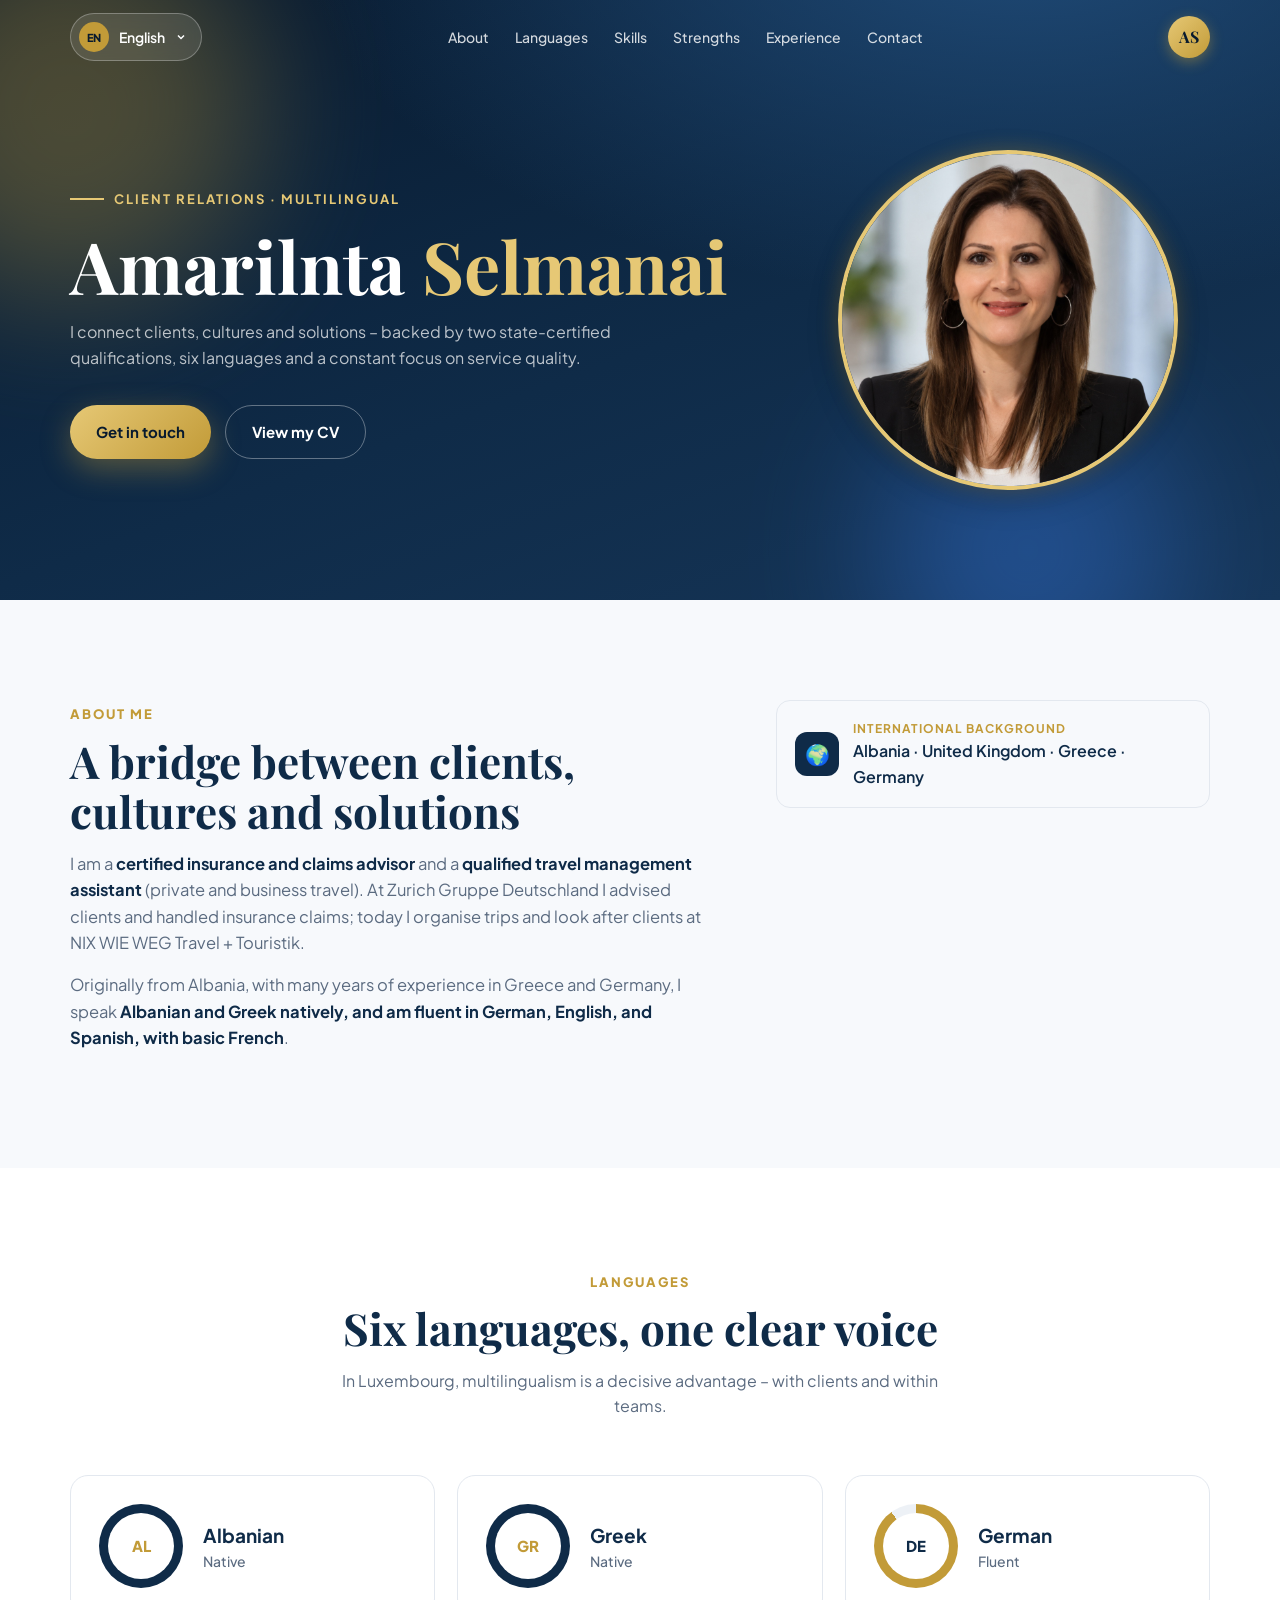
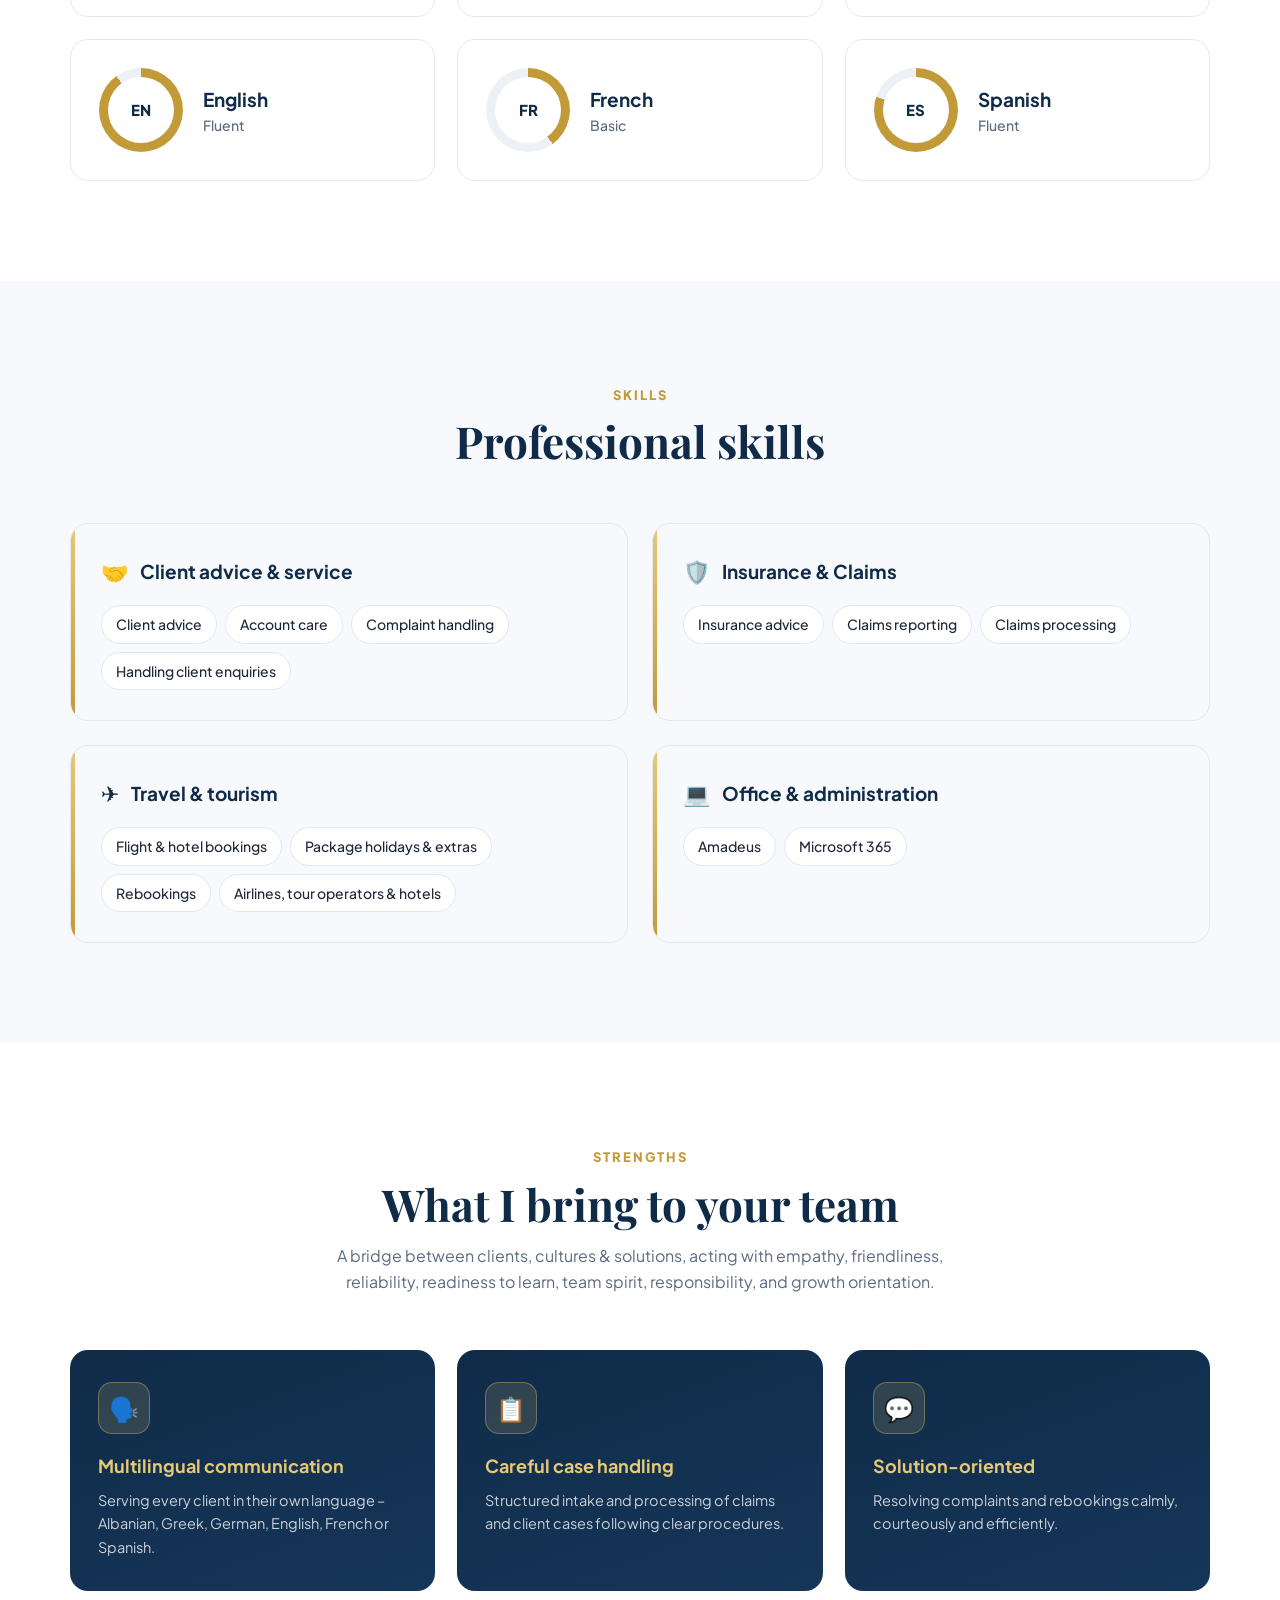
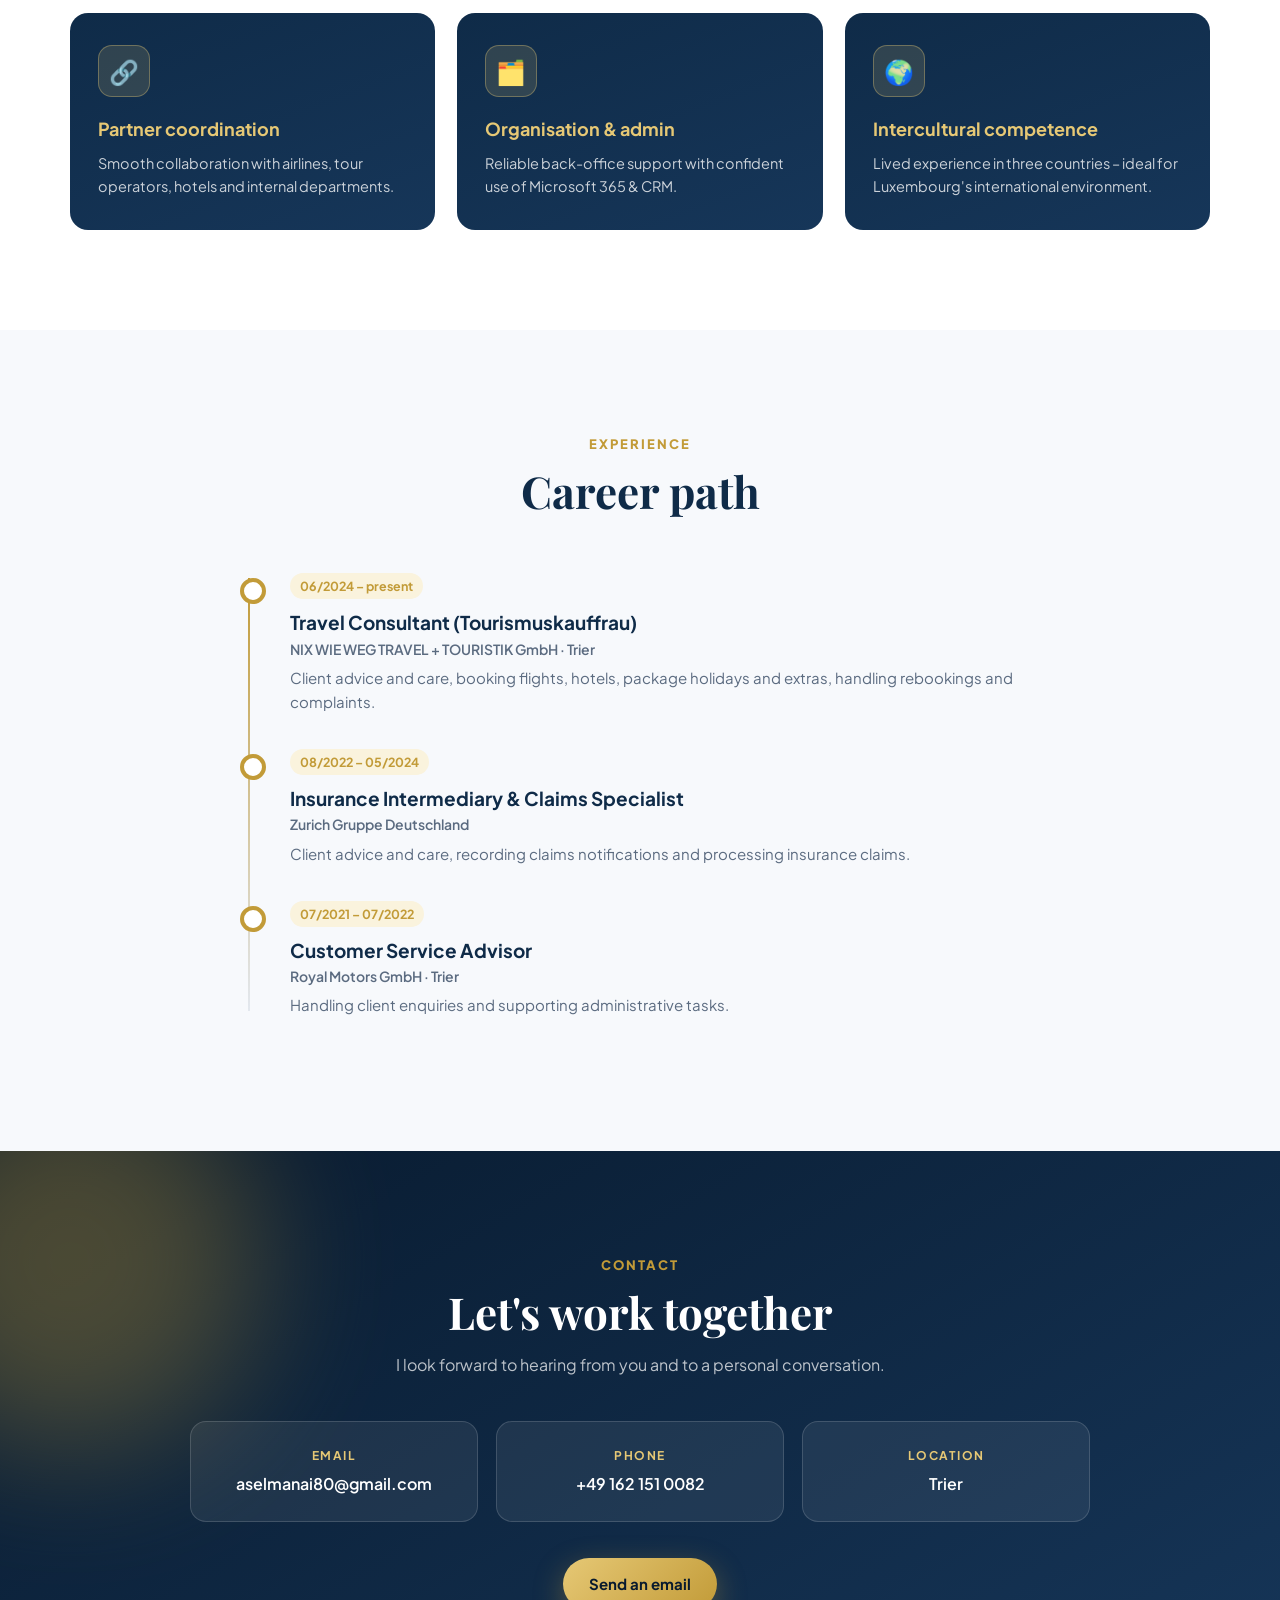
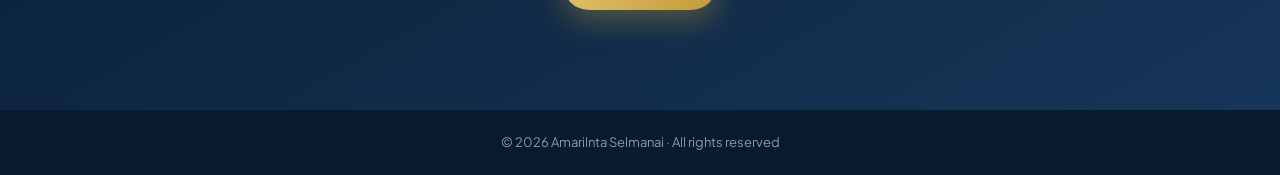
<file: index.html>
<!DOCTYPE html>
<html lang="fr">
<head>
  <meta charset="UTF-8">
  <meta name="viewport" content="width=device-width, initial-scale=1.0">
  <title>Amarilnta Selmanai</title>
  <meta name="description" content="Amarilnta Selmanai – Multilingual customer relations professional (Albanian, Greek, German, English, French). EU citizen, cross-border Trier – Luxembourg.">
  <link rel="icon" type="image/x-icon" href="favicon.ico">
  <link rel="icon" type="image/png" sizes="256x256" href="favicon.png">
  <link rel="preconnect" href="https://fonts.googleapis.com">
  <link rel="preconnect" href="https://fonts.gstatic.com" crossorigin>
  <link href="https://fonts.googleapis.com/css2?family=Plus+Jakarta+Sans:wght@400;500;600;700;800&family=Playfair+Display:wght@600;700&display=swap" rel="stylesheet">
  <link rel="stylesheet" href="styles.css">
</head>
<body>

  <!-- ========== TOP BAR ========== -->
  <header class="topbar" id="topbar">
    <div class="container topbar-inner">

      <!-- Language selector (top-left) -->
      <div class="lang-switch">
        <button class="lang-btn" id="langBtn" type="button" aria-haspopup="listbox" aria-expanded="false" aria-controls="langMenu">
          <span class="lang-code" id="langBtnCode">FR</span>
          <span id="langBtnName">Français</span>
          <svg class="chev" width="12" height="12" viewBox="0 0 24 24" fill="none" stroke="currentColor" stroke-width="3" aria-hidden="true"><path d="M6 9l6 6 6-6"/></svg>
        </button>
        <ul class="lang-menu" id="langMenu" role="listbox" tabindex="-1">
          <li class="lang-option" role="option" tabindex="0" data-lang="de"><span class="lang-code">DE</span>Deutsch</li>
          <li class="lang-option" role="option" tabindex="0" data-lang="fr"><span class="lang-code">FR</span>Français</li>
          <li class="lang-option" role="option" tabindex="0" data-lang="en"><span class="lang-code">EN</span>English</li>
          <li class="lang-option" role="option" tabindex="0" data-lang="es"><span class="lang-code">ES</span>Español</li>
          <li class="lang-option" role="option" tabindex="0" data-lang="lb"><span class="lang-code">LB</span>Lëtzebuergesch</li>
          <li class="lang-option" role="option" tabindex="0" data-lang="pt"><span class="lang-code">PT</span>Português</li>
        </ul>
      </div>

      <nav class="nav" aria-label="Main">
        <a href="#about" data-i18n="nav.about"></a>
        <a href="#languages" data-i18n="nav.languages"></a>
        <a href="#skills" data-i18n="nav.skills"></a>
        <a href="#capabilities" data-i18n="nav.capabilities"></a>
        <a href="#experience" data-i18n="nav.experience"></a>
        <a href="#contact" data-i18n="nav.contact"></a>
      </nav>

      <a href="#top" class="monogram" aria-label="Amarilnta Selmanai">AS</a>
    </div>
  </header>

  <main id="main">

    <!-- ========== HERO ========== -->
    <section class="hero" id="top">
      <div class="blob b1"></div>
      <div class="blob b2"></div>
      <div class="container hero-grid">
        <div class="reveal">
          <span class="eyebrow" data-i18n="hero.eyebrow"></span>
          <h1>Amarilnta <span>Selmanai</span></h1>
          <p class="hero-tagline" data-i18n="hero.tagline"></p>
          <div class="cta-row">
            <a href="#contact" class="btn btn-gold" data-i18n="hero.cta.contact"></a>
            <a href="cv.html" target="_blank" rel="noopener" class="btn btn-ghost" data-i18n="hero.cta.cv"></a>
          </div>
        </div>

        <div class="portrait-wrap reveal">
          <div class="portrait-ring">
            <img src="profile_amarilnta.jpg" alt="Amarilnta Selmanai" width="340" height="340" fetchpriority="high">
          </div>
        </div>
      </div>
    </section>

    <!-- ========== ABOUT ========== -->
    <section class="block" id="about">
      <div class="container about-grid">
        <div class="about-text reveal">
          <span class="kicker" data-i18n="about.kicker"></span>
          <h2 class="section-title" data-i18n="about.title"></h2>
          <p data-i18n-html="about.p1"></p>
          <p data-i18n-html="about.p2"></p>
        </div>
        <div class="facts reveal">
          <div class="fact"><span class="fact-icon">🌍</span><div><div class="fact-k" data-i18n="about.f4.k"></div><div class="fact-v" data-i18n="about.f4.v"></div></div></div>
        </div>
      </div>
    </section>

    <!-- ========== LANGUAGES ========== -->
    <section class="block alt" id="languages">
      <div class="container">
        <div class="head-center reveal">
          <span class="kicker" data-i18n="lang.kicker"></span>
          <h2 class="section-title" data-i18n="lang.title"></h2>
          <p class="section-sub" data-i18n="lang.sub"></p>
        </div>
        <div class="lang-grid">
          <div class="lang-card native reveal"><div class="ring" data-p="100"><div class="ring-inner" data-i18n="lang.sq.code">AL</div></div><div><div class="lang-name" data-i18n="lang.sq"></div><div class="lang-level" data-i18n="level.native"></div></div></div>
          <div class="lang-card native reveal"><div class="ring" data-p="100"><div class="ring-inner" data-i18n="lang.el.code">GR</div></div><div><div class="lang-name" data-i18n="lang.el"></div><div class="lang-level" data-i18n="level.native"></div></div></div>
          <div class="lang-card reveal"><div class="ring" data-p="90"><div class="ring-inner" data-i18n="lang.de.code">DE</div></div><div><div class="lang-name" data-i18n="lang.de"></div><div class="lang-level" data-i18n="level.fluent"></div></div></div>
          <div class="lang-card reveal"><div class="ring" data-p="90"><div class="ring-inner" data-i18n="lang.en.code">EN</div></div><div><div class="lang-name" data-i18n="lang.en"></div><div class="lang-level" data-i18n="level.fluent"></div></div></div>
          <div class="lang-card reveal"><div class="ring" data-p="40"><div class="ring-inner" data-i18n="lang.fr.code">FR</div></div><div><div class="lang-name" data-i18n="lang.fr"></div><div class="lang-level" data-i18n="level.basic"></div></div></div>
          <div class="lang-card reveal"><div class="ring" data-p="80"><div class="ring-inner" data-i18n="lang.es.code">ES</div></div><div><div class="lang-name" data-i18n="lang.es"></div><div class="lang-level" data-i18n="level.fluent"></div></div></div>
        </div>
      </div>
    </section>

    <!-- ========== SKILLS ========== -->
    <section class="block" id="skills">
      <div class="container">
        <div class="head-center reveal">
          <span class="kicker" data-i18n="skills.kicker"></span>
          <h2 class="section-title" data-i18n="skills.title"></h2>
        </div>
        <div class="skills-grid">
          <div class="skill-card reveal">
            <h3><span class="ic">🤝</span><span data-i18n="skills.c1"></span></h3>
            <div class="tags"><span class="tag" data-i18n="s.t1"></span><span class="tag" data-i18n="s.t2"></span><span class="tag" data-i18n="s.t3"></span><span class="tag" data-i18n="s.t4"></span></div>
          </div>
          <div class="skill-card reveal">
            <h3><span class="ic">🛡️</span><span data-i18n="skills.c2"></span></h3>
            <div class="tags"><span class="tag" data-i18n="s.t5"></span><span class="tag" data-i18n="s.t6"></span><span class="tag" data-i18n="s.t7"></span></div>
          </div>
          <div class="skill-card reveal">
            <h3><span class="ic">✈️</span><span data-i18n="skills.c3"></span></h3>
            <div class="tags"><span class="tag" data-i18n="s.t8"></span><span class="tag" data-i18n="s.t9"></span><span class="tag" data-i18n="s.t10"></span><span class="tag" data-i18n="s.t11"></span></div>
          </div>
          <div class="skill-card reveal">
            <h3><span class="ic">💻</span><span data-i18n="skills.c4"></span></h3>
            <div class="tags"><span class="tag">Amadeus</span><span class="tag">Microsoft 365</span></div>
          </div>
        </div>
      </div>
    </section>

    <!-- ========== CAPABILITIES ========== -->
    <section class="block alt" id="capabilities">
      <div class="container">
        <div class="head-center reveal">
          <span class="kicker" data-i18n="cap.kicker"></span>
          <h2 class="section-title" data-i18n="cap.title"></h2>
          <p class="section-sub" data-i18n="cap.sub"></p>
        </div>
        <div class="cap-grid">
          <div class="cap reveal"><div class="cap-icon">🗣️</div><h3 data-i18n="cap1.t"></h3><p data-i18n="cap1.d"></p></div>
          <div class="cap reveal"><div class="cap-icon">📋</div><h3 data-i18n="cap2.t"></h3><p data-i18n="cap2.d"></p></div>
          <div class="cap reveal"><div class="cap-icon">💬</div><h3 data-i18n="cap3.t"></h3><p data-i18n="cap3.d"></p></div>
          <div class="cap reveal"><div class="cap-icon">🔗</div><h3 data-i18n="cap4.t"></h3><p data-i18n="cap4.d"></p></div>
          <div class="cap reveal"><div class="cap-icon">🗂️</div><h3 data-i18n="cap5.t"></h3><p data-i18n="cap5.d"></p></div>
          <div class="cap reveal"><div class="cap-icon">🌍</div><h3 data-i18n="cap6.t"></h3><p data-i18n="cap6.d"></p></div>
        </div>
      </div>
    </section>

    <!-- ========== EXPERIENCE ========== -->
    <section class="block" id="experience">
      <div class="container">
        <div class="head-center reveal">
          <span class="kicker" data-i18n="exp.kicker"></span>
          <h2 class="section-title" data-i18n="exp.title"></h2>
        </div>
        <div class="timeline">
          <div class="t-item reveal">
            <span class="t-date">06/2024 – <span data-i18n="exp.present"></span></span>
            <div class="t-role" data-i18n="exp1.role"></div>
            <div class="t-company">NIX WIE WEG TRAVEL + TOURISTIK GmbH · Trier</div>
            <p class="t-desc" data-i18n="exp1.desc"></p>
          </div>
          <div class="t-item reveal">
            <span class="t-date">08/2022 – 05/2024</span>
            <div class="t-role" data-i18n="exp2.role"></div>
            <div class="t-company">Zurich Gruppe Deutschland</div>
            <p class="t-desc" data-i18n="exp2.desc"></p>
          </div>
          <div class="t-item reveal">
            <span class="t-date">07/2021 – 07/2022</span>
            <div class="t-role" data-i18n="exp3.role"></div>
            <div class="t-company">Royal Motors GmbH · Trier</div>
            <p class="t-desc" data-i18n="exp3.desc"></p>
          </div>
        </div>
      </div>
    </section>

    <!-- ========== CONTACT ========== -->
    <section class="contact" id="contact">
      <div class="blob b1"></div>
      <div class="container" style="position:relative">
        <div class="reveal">
          <span class="kicker" data-i18n="contact.kicker"></span>
          <h2 class="section-title" data-i18n="contact.title"></h2>
          <p class="section-sub" data-i18n="contact.sub"></p>
        </div>
        <div class="contact-cards reveal">
          <a class="c-card" href="mailto:aselmanai80@gmail.com"><div class="k" data-i18n="contact.email"></div><div class="v">aselmanai80@gmail.com</div></a>
          <a class="c-card" href="tel:+491621510082"><div class="k" data-i18n="contact.phone"></div><div class="v">+49 162 151 0082</div></a>
          <div class="c-card"><div class="k" data-i18n="contact.loc"></div><div class="v" data-i18n="contact.loc.v"></div></div>
        </div>
        <a href="mailto:aselmanai80@gmail.com" class="btn btn-gold reveal" data-i18n="contact.cta"></a>
      </div>
    </section>
  </main>

  <footer>
    <div class="container">© 2026 Amarilnta Selmanai · <span data-i18n="footer.rights"></span></div>
  </footer>

  <script src="i18n-de-fr.js"></script>
  <script src="i18n-en-es.js"></script>
  <script src="i18n-lb-pt.js"></script>
  <script src="app.js"></script>
</body>
</html>
</file>
<file: styles.css>
:root {
  --navy-900: #081a2e;
  --navy-800: #0f2b48;
  --navy-700: #163659;
  --navy-600: #1f4a77;
  --gold-500: #c29b38;
  --gold-300: #e6c875;
  --gold-100: #faf3dd;
  --ink: #1e293b;
  --muted: #5b6b80;
  --line: #e3e8ef;
  --paper: #f7f9fc;
  --white: #ffffff;
  --radius: 18px;
  --shadow: 0 18px 50px rgba(8, 26, 46, 0.12);
  --font-sans: 'Plus Jakarta Sans', system-ui, -apple-system, 'Segoe UI', sans-serif;
  --font-serif: 'Playfair Display', Georgia, serif;
}

* { box-sizing: border-box; margin: 0; padding: 0; }

html { scroll-behavior: smooth; scroll-padding-top: 90px; }

body {
  font-family: var(--font-sans);
  color: var(--ink);
  background: var(--paper);
  line-height: 1.6;
  -webkit-font-smoothing: antialiased;
}

img { max-width: 100%; display: block; }
a { color: inherit; text-decoration: none; }

.container { width: min(1140px, 92%); margin-inline: auto; }

/* ---------- Top bar ---------- */
.topbar {
  position: fixed;
  inset: 0 0 auto 0;
  z-index: 50;
  transition: background 0.3s, box-shadow 0.3s;
}
.topbar.scrolled {
  background: rgba(8, 26, 46, 0.82);
  backdrop-filter: blur(14px);
  -webkit-backdrop-filter: blur(14px);
  box-shadow: 0 6px 24px rgba(0, 0, 0, 0.18);
}
.topbar-inner {
  display: flex;
  align-items: center;
  justify-content: space-between;
  gap: 24px;
  height: 74px;
}
.nav { display: flex; gap: 26px; }
.nav a {
  color: rgba(255, 255, 255, 0.82);
  font-size: 14px;
  font-weight: 500;
  position: relative;
  transition: color 0.2s;
}
.nav a::after {
  content: "";
  position: absolute;
  left: 0; bottom: -6px;
  width: 0; height: 2px;
  background: var(--gold-300);
  transition: width 0.25s;
}
.nav a:hover { color: #fff; }
.nav a:hover::after { width: 100%; }

.monogram {
  width: 42px; height: 42px;
  border-radius: 50%;
  display: grid; place-items: center;
  font-family: var(--font-serif);
  font-weight: 700;
  color: var(--navy-900);
  background: linear-gradient(135deg, var(--gold-300), var(--gold-500));
  box-shadow: 0 4px 14px rgba(194, 155, 56, 0.45);
}

/* ---------- Language selector (top-left) ---------- */
.lang-switch { position: relative; }
.lang-btn {
  display: inline-flex;
  align-items: center;
  gap: 10px;
  padding: 8px 14px 8px 8px;
  border-radius: 999px;
  border: 1px solid rgba(255, 255, 255, 0.28);
  background: rgba(255, 255, 255, 0.1);
  color: #fff;
  font: 600 14px var(--font-sans);
  cursor: pointer;
  backdrop-filter: blur(8px);
  transition: background 0.2s, border-color 0.2s;
}
.lang-btn:hover, .lang-btn[aria-expanded="true"] {
  background: rgba(255, 255, 255, 0.18);
  border-color: var(--gold-300);
}
.lang-btn:focus-visible, .lang-option:focus-visible { outline: 2px solid var(--gold-300); outline-offset: 2px; }
.lang-code {
  display: grid; place-items: center;
  width: 30px; height: 30px;
  border-radius: 50%;
  background: var(--gold-500);
  color: var(--navy-900);
  font-size: 11px;
  font-weight: 800;
  letter-spacing: 0.5px;
}
.lang-btn .chev { transition: transform 0.25s; }
.lang-btn[aria-expanded="true"] .chev { transform: rotate(180deg); }

.lang-menu {
  position: absolute;
  top: calc(100% + 10px);
  left: 0;
  min-width: 230px;
  list-style: none;
  padding: 8px;
  border-radius: 14px;
  background: #fff;
  box-shadow: var(--shadow);
  opacity: 0;
  transform: translateY(-8px) scale(0.98);
  pointer-events: none;
  transition: opacity 0.2s, transform 0.2s;
}
.lang-menu.open { opacity: 1; transform: none; pointer-events: auto; }
.lang-option {
  display: flex;
  align-items: center;
  gap: 12px;
  padding: 9px 10px;
  border-radius: 10px;
  cursor: pointer;
  font-size: 14px;
  font-weight: 500;
  color: var(--ink);
}
.lang-option .lang-code { background: var(--paper); color: var(--navy-800); border: 1px solid var(--line); }
.lang-option:hover, .lang-option:focus-visible { background: var(--gold-100); }
.lang-option[aria-selected="true"] { background: var(--navy-800); color: #fff; }
.lang-option[aria-selected="true"] .lang-code { background: var(--gold-500); color: var(--navy-900); border-color: transparent; }

/* ---------- Hero ---------- */
.hero {
  position: relative;
  overflow: hidden;
  color: #fff;
  background: radial-gradient(1200px 600px at 80% -10%, var(--navy-600), transparent 60%),
              linear-gradient(160deg, var(--navy-900) 0%, var(--navy-800) 55%, var(--navy-700) 100%);
  padding: 150px 0 110px;
}
.blob {
  position: absolute;
  border-radius: 50%;
  filter: blur(70px);
  opacity: 0.35;
  animation: float 14s ease-in-out infinite;
}
.blob.b1 { width: 380px; height: 380px; background: var(--gold-500); top: -80px; left: -120px; }
.blob.b2 { width: 300px; height: 300px; background: #3b82f6; bottom: -100px; right: 8%; animation-delay: -6s; }
@keyframes float {
  0%, 100% { transform: translate(0, 0); }
  50% { transform: translate(40px, 30px); }
}
.hero-grid {
  position: relative;
  display: grid;
  grid-template-columns: 1.25fr 0.75fr;
  align-items: center;
  gap: 60px;
}
.eyebrow {
  display: inline-flex;
  align-items: center;
  gap: 10px;
  font-size: 13px;
  font-weight: 700;
  letter-spacing: 2px;
  text-transform: uppercase;
  color: var(--gold-300);
}
.eyebrow::before { content: ""; width: 34px; height: 2px; background: var(--gold-300); }
.hero h1 {
  font-family: var(--font-serif);
  font-size: clamp(42px, 6vw, 72px);
  line-height: 1.05;
  margin: 18px 0 12px;
}
.hero h1 span { color: var(--gold-300); }
.hero-role { font-size: clamp(18px, 2vw, 22px); font-weight: 600; color: rgba(255, 255, 255, 0.92); }
.hero-tagline { margin-top: 16px; max-width: 560px; color: rgba(255, 255, 255, 0.72); font-size: 16px; }
.badges { display: flex; flex-wrap: wrap; gap: 10px; margin-top: 26px; }
.badge {
  display: inline-flex; align-items: center; gap: 8px;
  padding: 8px 14px;
  border-radius: 999px;
  font-size: 13px; font-weight: 600;
  background: rgba(255, 255, 255, 0.09);
  border: 1px solid rgba(255, 255, 255, 0.2);
}
.badge .dot { width: 8px; height: 8px; border-radius: 50%; background: #34d399; box-shadow: 0 0 0 4px rgba(52, 211, 153, 0.25); }
.cta-row { display: flex; flex-wrap: wrap; gap: 14px; margin-top: 34px; }
.btn {
  display: inline-flex; align-items: center; gap: 10px;
  padding: 14px 26px;
  border-radius: 999px;
  font-weight: 700; font-size: 15px;
  transition: transform 0.2s, box-shadow 0.2s, background 0.2s;
}
.btn-gold { background: linear-gradient(135deg, var(--gold-300), var(--gold-500)); color: var(--navy-900); box-shadow: 0 10px 30px rgba(194, 155, 56, 0.4); }
.btn-gold:hover { transform: translateY(-2px); box-shadow: 0 14px 36px rgba(194, 155, 56, 0.55); }
.btn-ghost { border: 1px solid rgba(255, 255, 255, 0.35); color: #fff; }
.btn-ghost:hover { background: rgba(255, 255, 255, 0.1); }

.portrait-wrap { position: relative; justify-self: center; }
.portrait-ring {
  width: min(340px, 70vw);
  aspect-ratio: 1;
  border-radius: 50%;
  padding: 0;
  background: none;
}
.portrait-ring img {
  width: 100%; height: 100%;
  border-radius: 50%;
  object-fit: cover;
  border: 4px solid var(--gold-300);
  box-shadow: 0 10px 30px rgba(0, 0, 0, 0.25), 0 0 20px rgba(194, 155, 56, 0.35);
}
@keyframes spin { to { transform: rotate(360deg); } }
.float-card {
  position: absolute;
  background: #fff;
  color: var(--navy-800);
  border-radius: 14px;
  padding: 10px 14px;
  box-shadow: var(--shadow);
  font-size: 13px; font-weight: 700;
  display: flex; align-items: center; gap: 8px;
  white-space: nowrap;
}
.float-card small { display: block; font-weight: 500; color: var(--muted); font-size: 11px; }
.float-card.fc1 { left: -30px; bottom: 40px; }
.float-card.fc2 { right: -20px; top: 30px; }
.fc-icon { width: 34px; height: 34px; border-radius: 10px; display: grid; place-items: center; background: var(--gold-100); font-size: 17px; }

/* ---------- Stats ---------- */
.stats {
  position: relative;
  margin-top: -50px;
  z-index: 2;
}
.stats-grid {
  display: grid;
  grid-template-columns: repeat(4, 1fr);
  background: #fff;
  border-radius: var(--radius);
  box-shadow: var(--shadow);
  overflow: hidden;
}
.stat { padding: 28px 20px; text-align: center; border-right: 1px solid var(--line); }
.stat:last-child { border-right: 0; }
.stat-num { font-family: var(--font-serif); font-size: 40px; font-weight: 700; color: var(--navy-800); line-height: 1; }
.stat-num span { color: var(--gold-500); }
.stat-label { margin-top: 8px; font-size: 13px; color: var(--muted); font-weight: 600; }

/* ---------- Sections ---------- */
section.block { padding: 100px 0; }
section.alt { background: #fff; }
.kicker { font-size: 13px; font-weight: 800; letter-spacing: 2px; text-transform: uppercase; color: var(--gold-500); }
.section-title { font-family: var(--font-serif); font-size: clamp(30px, 4vw, 44px); color: var(--navy-800); line-height: 1.15; margin: 10px 0 14px; }
.section-sub { color: var(--muted); max-width: 640px; }
.head-center { text-align: center; margin-bottom: 56px; }
.head-center .section-sub { margin-inline: auto; }

/* About */
.about-grid { display: grid; grid-template-columns: 1.2fr 0.8fr; gap: 56px; align-items: start; }
.about-text p { color: var(--muted); margin-bottom: 16px; font-size: 16.5px; }
.about-text strong { color: var(--navy-800); }
.facts { display: grid; gap: 14px; }
.fact {
  display: flex; gap: 14px; align-items: center;
  padding: 18px;
  border-radius: 14px;
  background: var(--paper);
  border: 1px solid var(--line);
}
.fact-icon { width: 44px; height: 44px; border-radius: 12px; display: grid; place-items: center; background: var(--navy-800); color: var(--gold-300); font-size: 20px; flex-shrink: 0; }
.fact-k { font-size: 12px; font-weight: 700; text-transform: uppercase; letter-spacing: 1px; color: var(--gold-500); }
.fact-v { font-weight: 600; color: var(--navy-800); }

/* Languages */
.lang-grid { display: grid; grid-template-columns: repeat(3, 1fr); gap: 22px; }
.lang-card {
  background: #fff;
  border: 1px solid var(--line);
  border-radius: var(--radius);
  padding: 28px;
  display: flex; align-items: center; gap: 20px;
  transition: transform 0.25s, box-shadow 0.25s;
}
.lang-card:hover { transform: translateY(-4px); box-shadow: var(--shadow); }
.ring {
  --p: 0;
  width: 84px; height: 84px;
  border-radius: 50%;
  flex-shrink: 0;
  display: grid; place-items: center;
  background: conic-gradient(var(--gold-500) calc(var(--p) * 1%), #edf1f6 0);
  transition: --p 1.4s ease;
}
.ring-inner {
  width: 66px; height: 66px;
  border-radius: 50%;
  background: #fff;
  display: grid; place-items: center;
  font-weight: 800; font-size: 15px; color: var(--navy-800);
}
.lang-name { font-size: 19px; font-weight: 700; color: var(--navy-800); }
.lang-level { font-size: 14px; color: var(--muted); font-weight: 500; }
.lang-card.native .ring { background: conic-gradient(var(--navy-800) calc(var(--p) * 1%), #edf1f6 0); }
.lang-card.native .ring-inner { color: var(--gold-500); }

/* Skills */
.skills-grid { display: grid; grid-template-columns: repeat(2, 1fr); gap: 24px; }
.skill-card {
  background: var(--paper);
  border: 1px solid var(--line);
  border-radius: var(--radius);
  padding: 30px;
  position: relative;
  overflow: hidden;
}
.skill-card::before { content: ""; position: absolute; inset: 0 auto 0 0; width: 4px; background: linear-gradient(var(--gold-300), var(--gold-500)); }
.skill-card h3 { display: flex; align-items: center; gap: 12px; font-size: 19px; color: var(--navy-800); margin-bottom: 16px; }
.skill-card h3 .ic { font-size: 22px; }
.tags { display: flex; flex-wrap: wrap; gap: 8px; }
.tag { padding: 7px 14px; border-radius: 999px; background: #fff; border: 1px solid var(--line); font-size: 14px; font-weight: 500; color: var(--ink); }

/* Capabilities */
.cap-grid { display: grid; grid-template-columns: repeat(3, 1fr); gap: 22px; }
.cap {
  padding: 32px 28px;
  border-radius: var(--radius);
  background: linear-gradient(160deg, var(--navy-800), var(--navy-700));
  color: #fff;
  transition: transform 0.25s;
}
.cap:hover { transform: translateY(-6px); }
.cap-icon { width: 52px; height: 52px; border-radius: 14px; display: grid; place-items: center; background: rgba(230, 200, 117, 0.15); border: 1px solid rgba(230, 200, 117, 0.35); font-size: 24px; margin-bottom: 18px; }
.cap h3 { font-size: 18px; margin-bottom: 8px; color: var(--gold-300); }
.cap p { font-size: 14.5px; color: rgba(255, 255, 255, 0.78); }

/* Experience timeline */
.timeline { position: relative; max-width: 820px; margin-inline: auto; }
.timeline::before { content: ""; position: absolute; left: 18px; top: 6px; bottom: 6px; width: 2px; background: linear-gradient(var(--gold-500), var(--line)); }
.t-item { position: relative; padding-left: 60px; margin-bottom: 34px; }
.t-item::before { content: ""; position: absolute; left: 10px; top: 6px; width: 18px; height: 18px; border-radius: 50%; background: #fff; border: 4px solid var(--gold-500); }
.t-date { display: inline-block; font-size: 12.5px; font-weight: 700; color: var(--gold-500); background: var(--gold-100); padding: 3px 10px; border-radius: 999px; }
.t-role { font-size: 19px; font-weight: 700; color: var(--navy-800); margin-top: 8px; }
.t-company { font-size: 14px; font-weight: 600; color: var(--muted); }
.t-desc { margin-top: 6px; color: var(--muted); font-size: 15px; }
.edu-strip { display: grid; grid-template-columns: repeat(3, 1fr); gap: 18px; max-width: 1000px; margin: 50px auto 0; }
.edu { background: var(--paper); border: 1px solid var(--line); border-radius: 14px; padding: 20px; }
.edu .t-date { margin-bottom: 8px; }
.edu p { font-weight: 600; color: var(--navy-800); font-size: 15px; }

/* Contact */
.contact {
  background: linear-gradient(150deg, var(--navy-900), var(--navy-700));
  color: #fff;
  text-align: center;
  padding: 100px 0;
  position: relative;
  overflow: hidden;
}
.contact .section-title { color: #fff; }
.contact .section-sub { color: rgba(255, 255, 255, 0.72); margin-inline: auto; }
.contact-cards { display: grid; grid-template-columns: repeat(3, 1fr); gap: 18px; margin: 44px auto 36px; max-width: 900px; }
.c-card { padding: 24px; border-radius: 16px; background: rgba(255, 255, 255, 0.07); border: 1px solid rgba(255, 255, 255, 0.15); transition: background 0.2s; }
.c-card:hover { background: rgba(255, 255, 255, 0.12); }
.c-card .k { font-size: 12px; font-weight: 700; letter-spacing: 1.5px; text-transform: uppercase; color: var(--gold-300); }
.c-card .v { margin-top: 6px; font-weight: 600; word-break: break-word; }

footer { background: var(--navy-900); color: rgba(255, 255, 255, 0.55); text-align: center; padding: 22px 0; font-size: 13px; }

/* ---------- Reveal & language transition ---------- */
.reveal { opacity: 0; transform: translateY(26px); transition: opacity 0.7s ease, transform 0.7s ease; }
.reveal.visible { opacity: 1; transform: none; }
main.switching [data-i18n] { opacity: 0.15; transition: opacity 0.15s; }
[data-i18n] { transition: opacity 0.25s; }

@property --p { syntax: '<number>'; inherits: false; initial-value: 0; }

@media (prefers-reduced-motion: reduce) {
  *, *::before, *::after { animation: none !important; transition: none !important; }
  .reveal { opacity: 1; transform: none; }
  html { scroll-behavior: auto; }
}

/* ---------- Responsive ---------- */
@media (max-width: 980px) {
  .nav { display: none; }
  .hero-grid, .about-grid { grid-template-columns: 1fr; }
  .portrait-wrap { order: -1; }
  .lang-grid, .cap-grid { grid-template-columns: repeat(2, 1fr); }
  .stats-grid { grid-template-columns: repeat(2, 1fr); }
  .stat:nth-child(2) { border-right: 0; }
  .stat:nth-child(-n+2) { border-bottom: 1px solid var(--line); }
}
@media (max-width: 640px) {
  .lang-grid, .cap-grid, .skills-grid, .contact-cards, .edu-strip { grid-template-columns: 1fr; }
  .float-card { display: none; }
  .hero { padding-top: 120px; }
  section.block { padding: 70px 0; }
}
</file>
